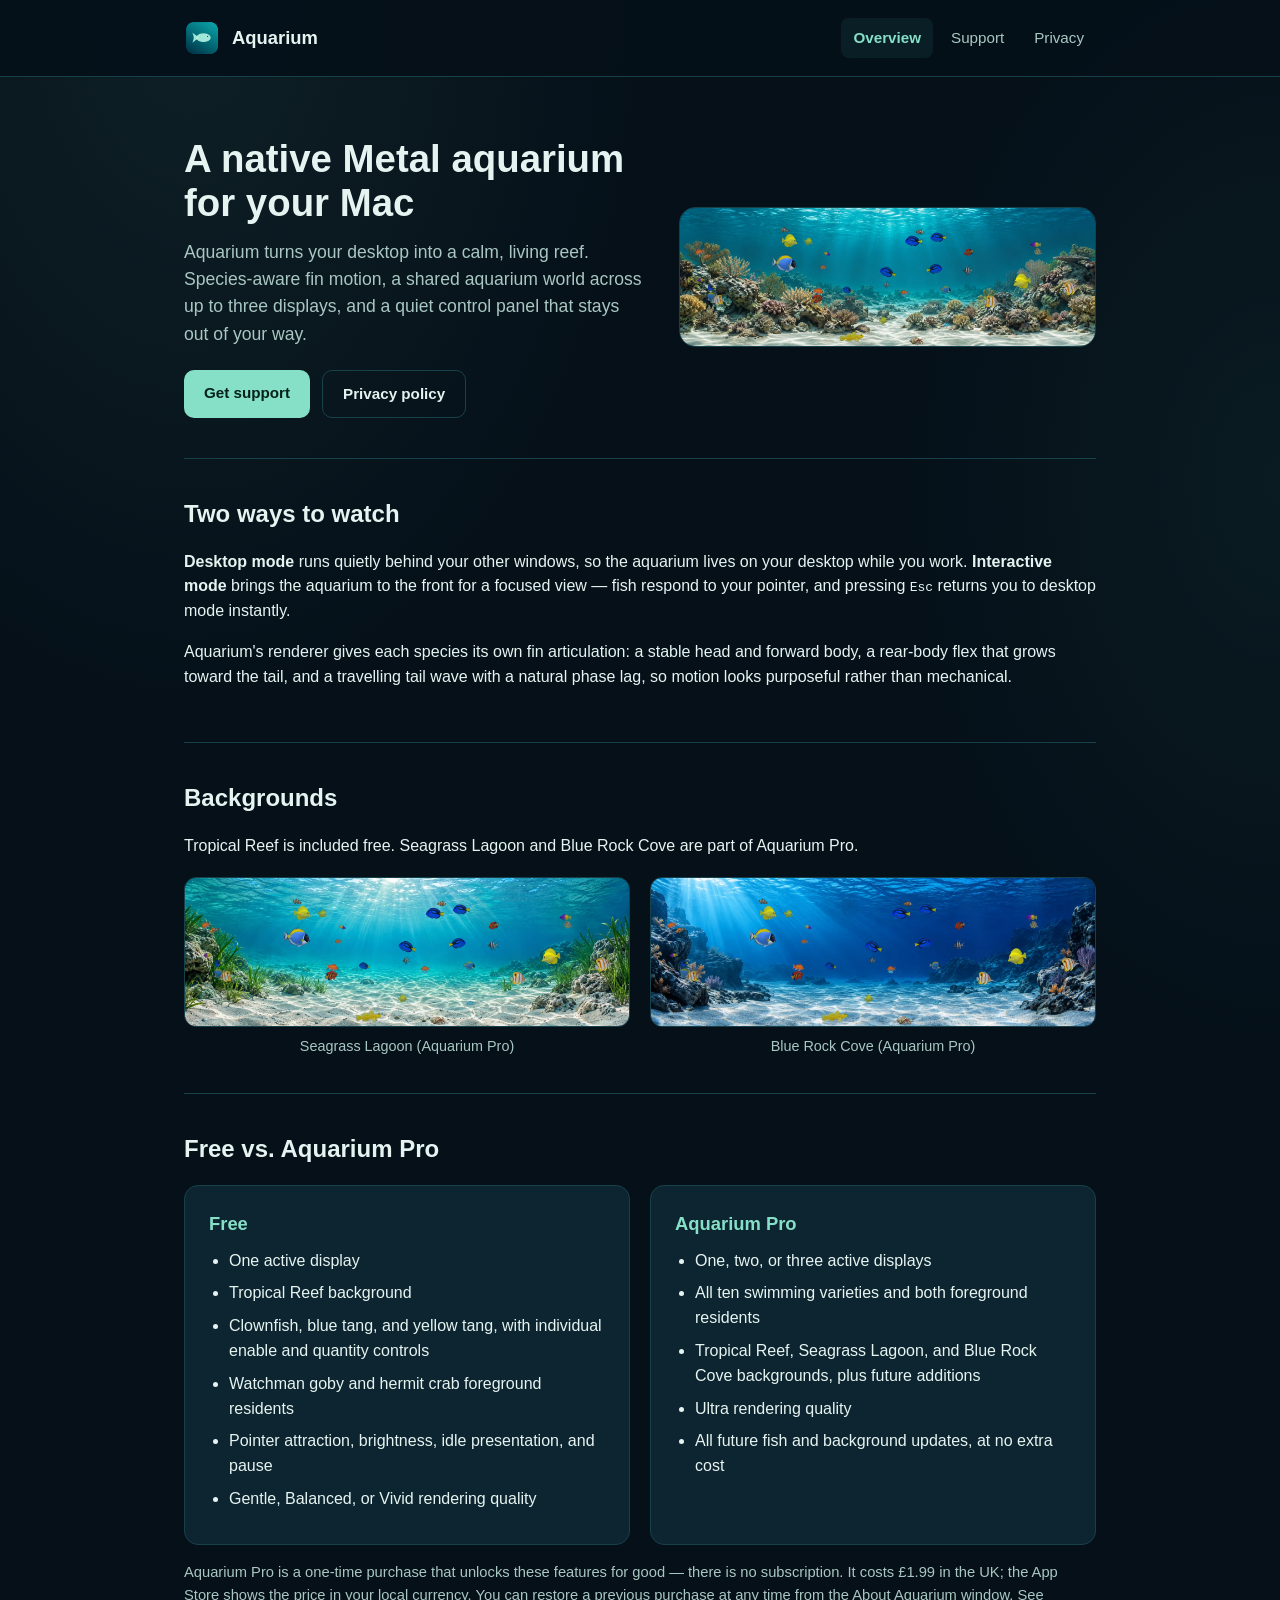
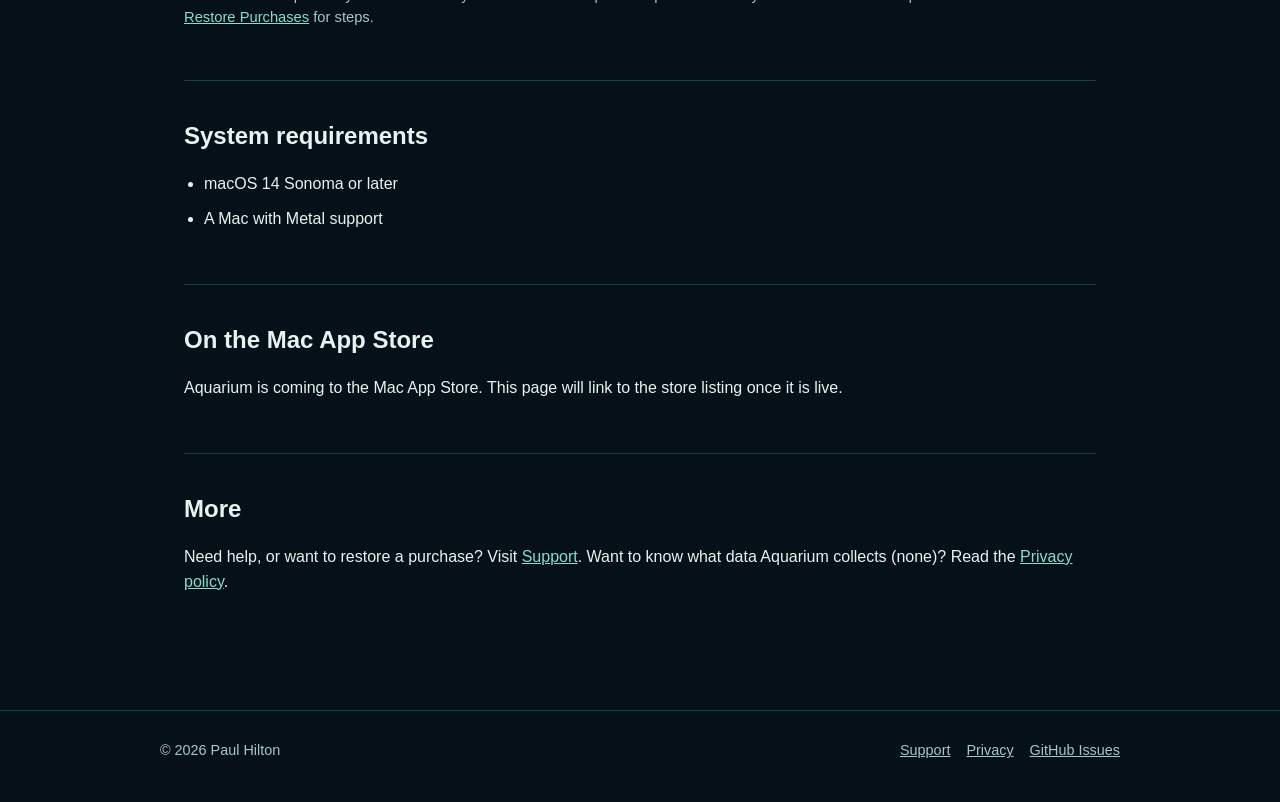
<file: site/index.html>
<!DOCTYPE html>
<html lang="en-GB">
<head>
  <meta charset="UTF-8">
  <meta name="viewport" content="width=device-width, initial-scale=1">
  <title>Aquarium for Mac — a native Metal aquarium for your desktop</title>
  <meta name="description" content="Aquarium is a native macOS aquarium built with Metal. Free and Aquarium Pro editions, desktop and interactive modes, up to three displays.">
  <link rel="icon" href="assets/app-icon.png">
  <link rel="stylesheet" href="styles.css">
</head>
<body>
  <a class="skip-link" href="#main">Skip to content</a>

  <header class="site-header">
    <div class="site-header__inner">
      <a class="brand" href="index.html">
        <img src="assets/app-icon.png" alt="" width="36" height="36">
        <span>Aquarium</span>
      </a>
      <nav class="site-nav" aria-label="Site">
        <a href="index.html" aria-current="page">Overview</a>
        <a href="support.html">Support</a>
        <a href="privacy.html">Privacy</a>
      </nav>
    </div>
  </header>

  <main id="main">
    <section class="hero">
      <div>
        <h1>A native Metal aquarium for your Mac</h1>
        <p class="lede">
          Aquarium turns your desktop into a calm, living reef. Species-aware fin motion,
          a shared aquarium world across up to three displays, and a quiet control panel
          that stays out of your way.
        </p>
        <div class="hero-actions">
          <a class="button button--primary" href="support.html">Get support</a>
          <a class="button button--ghost" href="privacy.html">Privacy policy</a>
        </div>
      </div>
      <img src="assets/aquarium-preview.jpg" width="1600" height="533"
           alt="A rendered preview of the Aquarium Tropical Reef scene, showing clownfish, blue tangs, yellow tangs, and a hermit crab over coral and sand.">
    </section>

    <section aria-labelledby="modes-heading">
      <h2 id="modes-heading">Two ways to watch</h2>
      <p>
        <strong>Desktop mode</strong> runs quietly behind your other windows, so the aquarium
        lives on your desktop while you work. <strong>Interactive mode</strong> brings the
        aquarium to the front for a focused view — fish respond to your pointer, and pressing
        <kbd>Esc</kbd> returns you to desktop mode instantly.
      </p>
      <p>
        Aquarium's renderer gives each species its own fin articulation: a stable head and
        forward body, a rear-body flex that grows toward the tail, and a travelling tail wave
        with a natural phase lag, so motion looks purposeful rather than mechanical.
      </p>
    </section>

    <section aria-labelledby="backgrounds-heading">
      <h2 id="backgrounds-heading">Backgrounds</h2>
      <p>Tropical Reef is included free. Seagrass Lagoon and Blue Rock Cove are part of Aquarium Pro.</p>
      <div class="gallery">
        <figure>
          <img src="assets/aquarium-lagoon.jpg" width="1600" height="533"
               alt="Rendered preview of the Seagrass Lagoon background, with tropical fish over pale sand and seagrass.">
          <figcaption>Seagrass Lagoon (Aquarium Pro)</figcaption>
        </figure>
        <figure>
          <img src="assets/aquarium-rocks.jpg" width="1600" height="533"
               alt="Rendered preview of the Blue Rock Cove background, with tropical fish among dark rock formations.">
          <figcaption>Blue Rock Cove (Aquarium Pro)</figcaption>
        </figure>
      </div>
    </section>

    <section aria-labelledby="editions-heading">
      <h2 id="editions-heading">Free vs. Aquarium Pro</h2>
      <div class="compare">
        <div class="card">
          <h3>Free</h3>
          <ul>
            <li>One active display</li>
            <li>Tropical Reef background</li>
            <li>Clownfish, blue tang, and yellow tang, with individual enable and quantity controls</li>
            <li>Watchman goby and hermit crab foreground residents</li>
            <li>Pointer attraction, brightness, idle presentation, and pause</li>
            <li>Gentle, Balanced, or Vivid rendering quality</li>
          </ul>
        </div>
        <div class="card">
          <h3>Aquarium Pro</h3>
          <ul>
            <li>One, two, or three active displays</li>
            <li>All ten swimming varieties and both foreground residents</li>
            <li>Tropical Reef, Seagrass Lagoon, and Blue Rock Cove backgrounds, plus future additions</li>
            <li>Ultra rendering quality</li>
            <li>All future fish and background updates, at no extra cost</li>
          </ul>
        </div>
      </div>
      <p class="price-note">
        Aquarium Pro is a one-time purchase that unlocks these features for good — there is no
        subscription. It costs £1.99 in the UK; the App Store shows the price in your local
        currency. You can restore a previous purchase at any time from the About Aquarium
        window. See <a href="support.html#restore-purchases">Restore Purchases</a> for steps.
      </p>
    </section>

    <section aria-labelledby="requirements-heading">
      <h2 id="requirements-heading">System requirements</h2>
      <ul class="requirements-list">
        <li>macOS 14 Sonoma or later</li>
        <li>A Mac with Metal support</li>
      </ul>
    </section>

    <section aria-labelledby="store-heading">
      <h2 id="store-heading">On the Mac App Store</h2>
      <p>Aquarium is coming to the Mac App Store. This page will link to the store listing once it is live.</p>
    </section>

    <section aria-labelledby="links-heading">
      <h2 id="links-heading">More</h2>
      <p>
        Need help, or want to restore a purchase? Visit <a href="support.html">Support</a>.
        Want to know what data Aquarium collects (none)? Read the <a href="privacy.html">Privacy policy</a>.
      </p>
    </section>
  </main>

  <footer class="site-footer">
    <div class="site-footer__inner">
      <span>&copy; 2026 Paul Hilton</span>
      <nav aria-label="Footer">
        <a href="support.html">Support</a>
        <a href="privacy.html">Privacy</a>
        <a href="https://github.com/GadgetManUk/Aquarium/issues">GitHub Issues</a>
      </nav>
    </div>
  </footer>
</body>
</html>
</file>
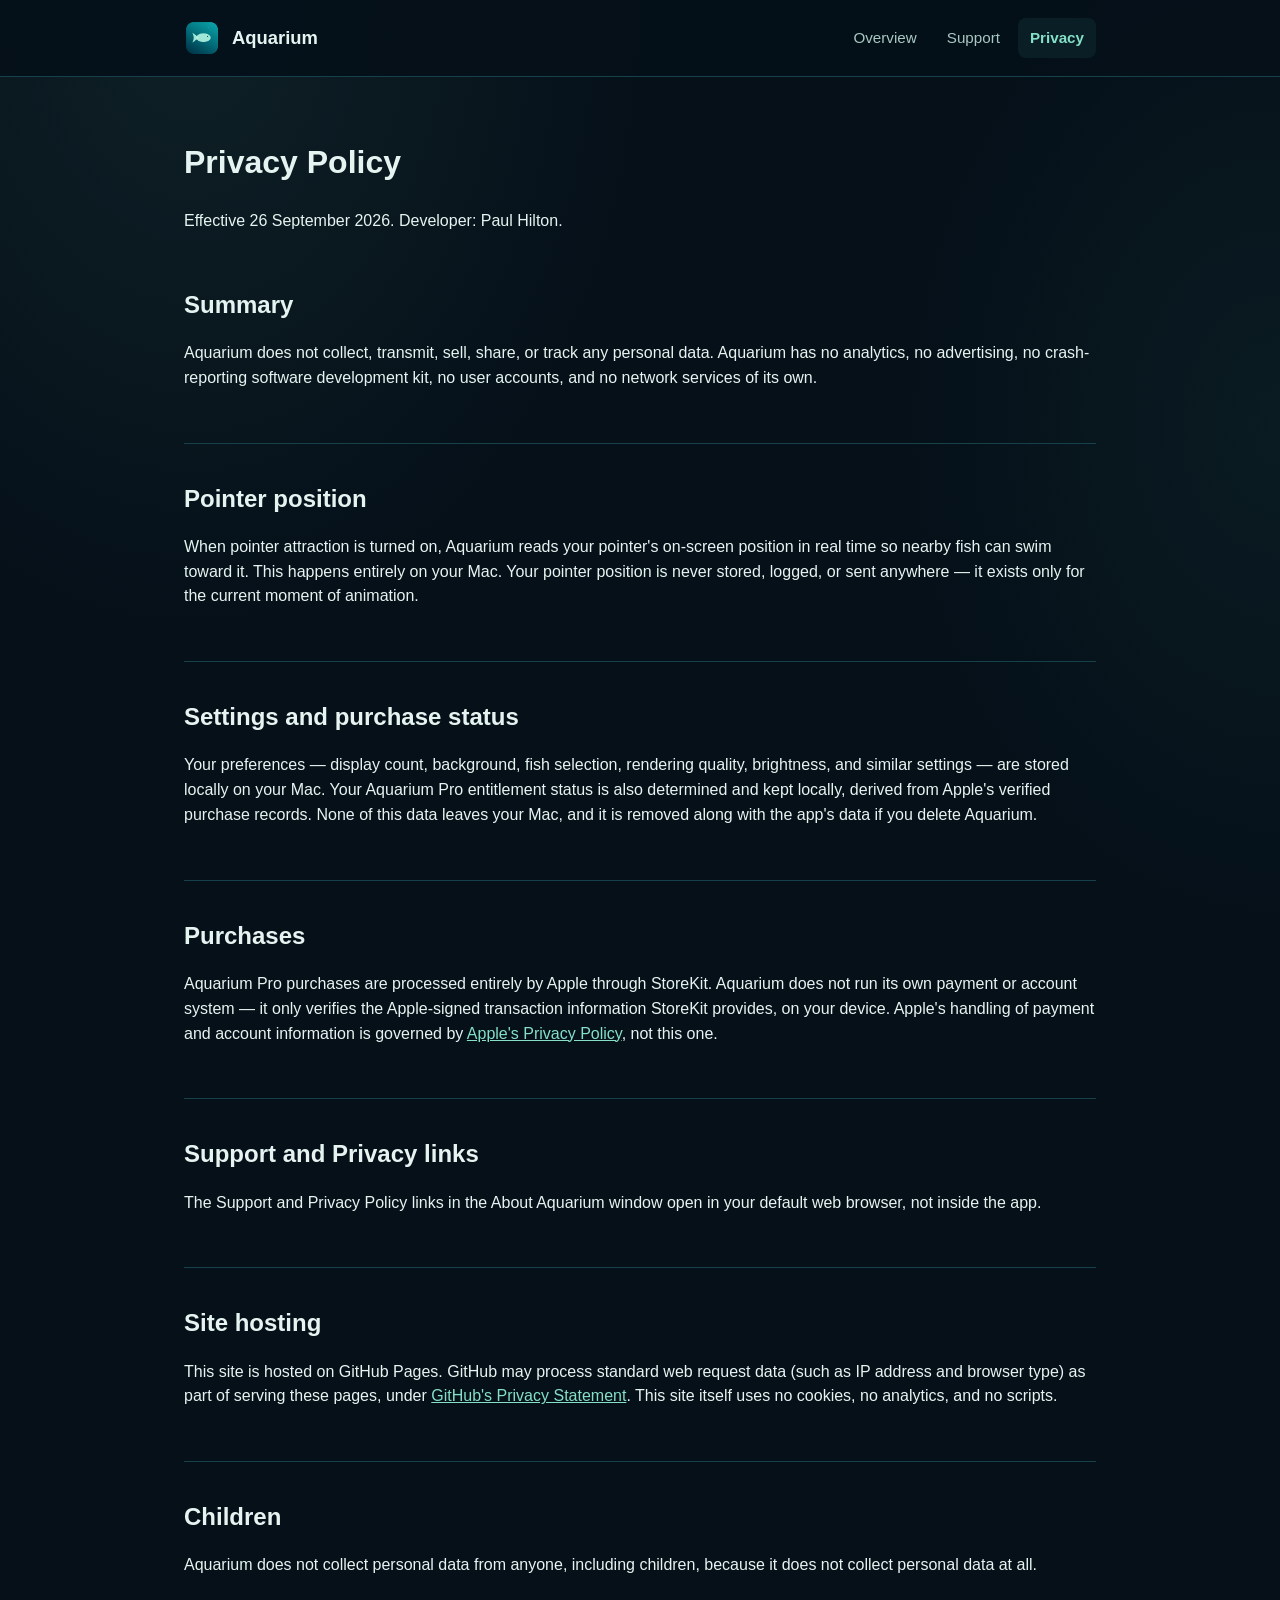
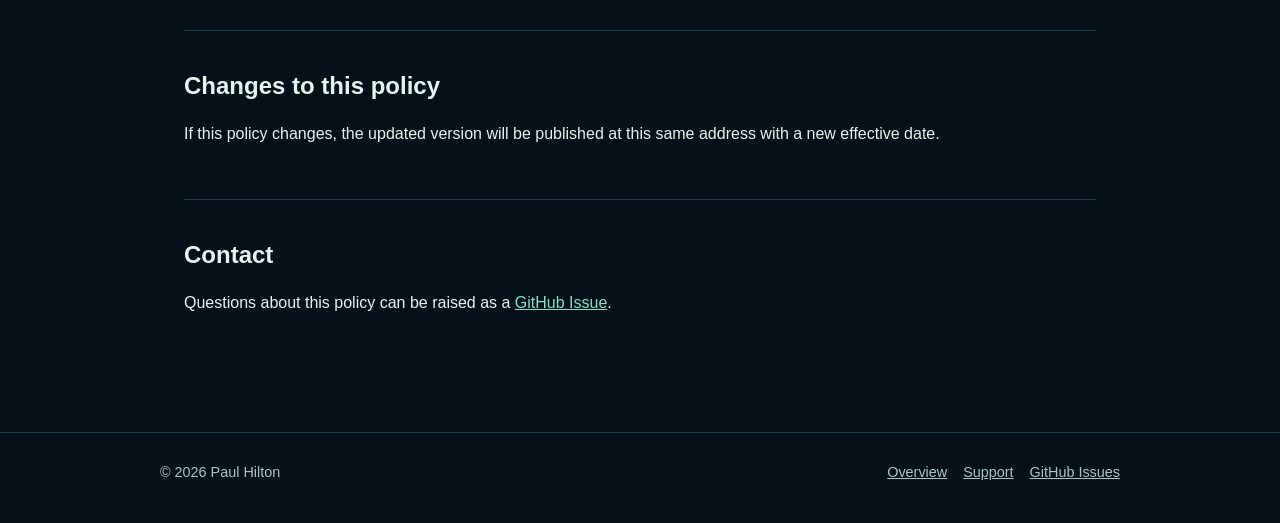
<file: site/privacy.html>
<!DOCTYPE html>
<html lang="en-GB">
<head>
  <meta charset="UTF-8">
  <meta name="viewport" content="width=device-width, initial-scale=1">
  <title>Aquarium Privacy Policy</title>
  <meta name="description" content="Aquarium for Mac does not collect, transmit, sell, share, or track personal data. Read the full privacy policy.">
  <link rel="icon" href="assets/app-icon.png">
  <link rel="stylesheet" href="styles.css">
</head>
<body>
  <a class="skip-link" href="#main">Skip to content</a>

  <header class="site-header">
    <div class="site-header__inner">
      <a class="brand" href="index.html">
        <img src="assets/app-icon.png" alt="" width="36" height="36">
        <span>Aquarium</span>
      </a>
      <nav class="site-nav" aria-label="Site">
        <a href="index.html">Overview</a>
        <a href="support.html">Support</a>
        <a href="privacy.html" aria-current="page">Privacy</a>
      </nav>
    </div>
  </header>

  <main id="main">
    <h1>Privacy Policy</h1>
    <p class="lede">Effective 26 September 2026. Developer: Paul Hilton.</p>

    <section aria-labelledby="summary-heading">
      <h2 id="summary-heading">Summary</h2>
      <p>
        Aquarium does not collect, transmit, sell, share, or track any personal data. Aquarium
        has no analytics, no advertising, no crash-reporting software development kit, no user
        accounts, and no network services of its own.
      </p>
    </section>

    <section aria-labelledby="pointer-heading">
      <h2 id="pointer-heading">Pointer position</h2>
      <p>
        When pointer attraction is turned on, Aquarium reads your pointer's on-screen position
        in real time so nearby fish can swim toward it. This happens entirely on your Mac. Your
        pointer position is never stored, logged, or sent anywhere — it exists only for the
        current moment of animation.
      </p>
    </section>

    <section aria-labelledby="local-heading">
      <h2 id="local-heading">Settings and purchase status</h2>
      <p>
        Your preferences — display count, background, fish selection, rendering quality,
        brightness, and similar settings — are stored locally on your Mac. Your
        Aquarium&nbsp;Pro entitlement status is also determined and kept locally, derived from
        Apple's verified purchase records. None of this data leaves your Mac, and it is removed
        along with the app's data if you delete Aquarium.
      </p>
    </section>

    <section aria-labelledby="purchases-heading">
      <h2 id="purchases-heading">Purchases</h2>
      <p>
        Aquarium Pro purchases are processed entirely by Apple through StoreKit. Aquarium does
        not run its own payment or account system — it only verifies the Apple-signed
        transaction information StoreKit provides, on your device. Apple's handling of payment
        and account information is governed by
        <a href="https://www.apple.com/legal/privacy/">Apple's Privacy Policy</a>, not this one.
      </p>
    </section>

    <section aria-labelledby="links-heading">
      <h2 id="links-heading">Support and Privacy links</h2>
      <p>
        The Support and Privacy Policy links in the About Aquarium window open in your default
        web browser, not inside the app.
      </p>
    </section>

    <section aria-labelledby="hosting-heading">
      <h2 id="hosting-heading">Site hosting</h2>
      <p>
        This site is hosted on GitHub Pages. GitHub may process standard web request data (such
        as IP address and browser type) as part of serving these pages, under
        <a href="https://docs.github.com/en/site-policy/privacy-policies/github-general-privacy-statement">GitHub's Privacy Statement</a>.
        This site itself uses no cookies, no analytics, and no scripts.
      </p>
    </section>

    <section aria-labelledby="children-heading">
      <h2 id="children-heading">Children</h2>
      <p>
        Aquarium does not collect personal data from anyone, including children, because it
        does not collect personal data at all.
      </p>
    </section>

    <section aria-labelledby="changes-heading">
      <h2 id="changes-heading">Changes to this policy</h2>
      <p>
        If this policy changes, the updated version will be published at this same address
        with a new effective date.
      </p>
    </section>

    <section aria-labelledby="contact-heading">
      <h2 id="contact-heading">Contact</h2>
      <p>
        Questions about this policy can be raised as a
        <a href="https://github.com/GadgetManUk/Aquarium/issues">GitHub Issue</a>.
      </p>
    </section>
  </main>

  <footer class="site-footer">
    <div class="site-footer__inner">
      <span>&copy; 2026 Paul Hilton</span>
      <nav aria-label="Footer">
        <a href="index.html">Overview</a>
        <a href="support.html">Support</a>
        <a href="https://github.com/GadgetManUk/Aquarium/issues">GitHub Issues</a>
      </nav>
    </div>
  </footer>
</body>
</html>
</file>
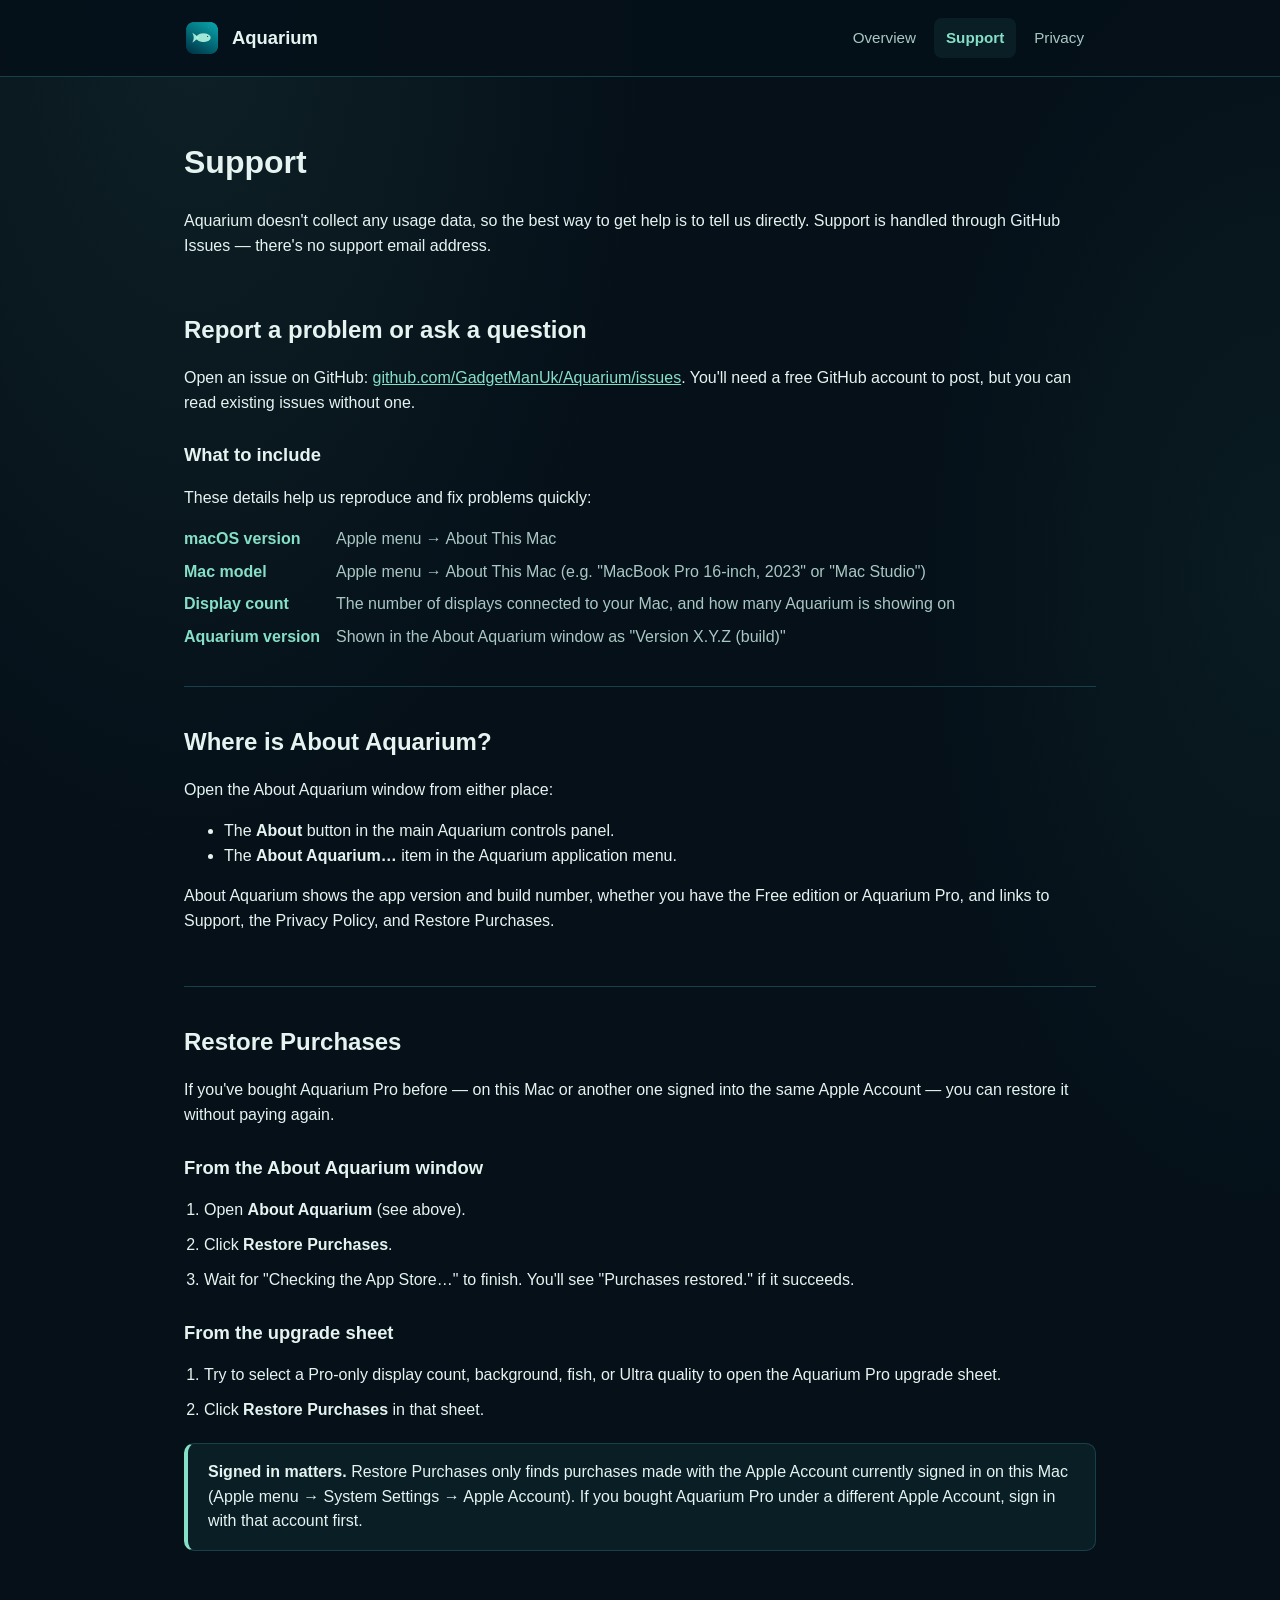
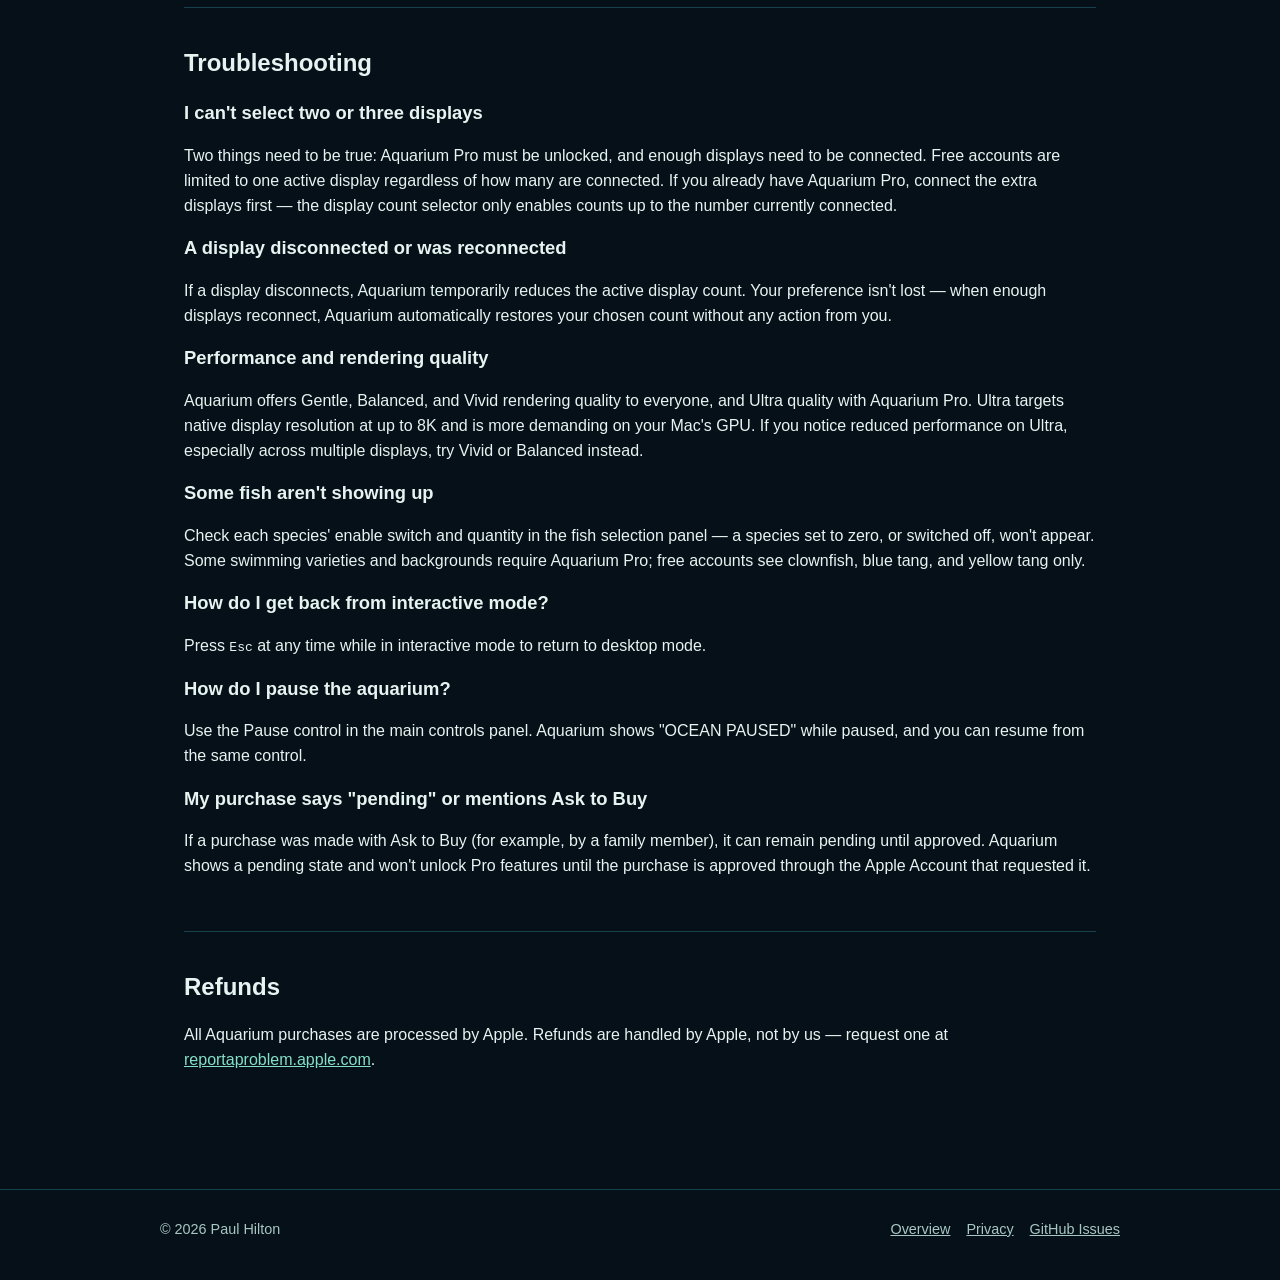
<file: site/support.html>
<!DOCTYPE html>
<html lang="en-GB">
<head>
  <meta charset="UTF-8">
  <meta name="viewport" content="width=device-width, initial-scale=1">
  <title>Aquarium Support</title>
  <meta name="description" content="Get help with Aquarium for Mac: reporting issues, restoring purchases, troubleshooting displays and performance, and refunds.">
  <link rel="icon" href="assets/app-icon.png">
  <link rel="stylesheet" href="styles.css">
</head>
<body>
  <a class="skip-link" href="#main">Skip to content</a>

  <header class="site-header">
    <div class="site-header__inner">
      <a class="brand" href="index.html">
        <img src="assets/app-icon.png" alt="" width="36" height="36">
        <span>Aquarium</span>
      </a>
      <nav class="site-nav" aria-label="Site">
        <a href="index.html">Overview</a>
        <a href="support.html" aria-current="page">Support</a>
        <a href="privacy.html">Privacy</a>
      </nav>
    </div>
  </header>

  <main id="main">
    <h1>Support</h1>
    <p class="lede">
      Aquarium doesn't collect any usage data, so the best way to get help is to tell us
      directly. Support is handled through GitHub Issues — there's no support email address.
    </p>

    <section aria-labelledby="report-heading">
      <h2 id="report-heading">Report a problem or ask a question</h2>
      <p>
        Open an issue on GitHub:
        <a href="https://github.com/GadgetManUk/Aquarium/issues">github.com/GadgetManUk/Aquarium/issues</a>.
        You'll need a free GitHub account to post, but you can read existing issues without one.
      </p>
      <h3>What to include</h3>
      <p>These details help us reproduce and fix problems quickly:</p>
      <dl class="report-fields">
        <dt>macOS version</dt>
        <dd>Apple menu &rarr; About This Mac</dd>
        <dt>Mac model</dt>
        <dd>Apple menu &rarr; About This Mac (e.g. "MacBook Pro 16-inch, 2023" or "Mac Studio")</dd>
        <dt>Display count</dt>
        <dd>The number of displays connected to your Mac, and how many Aquarium is showing on</dd>
        <dt>Aquarium version</dt>
        <dd>Shown in the About Aquarium window as "Version X.Y.Z (build)"</dd>
      </dl>
    </section>

    <section aria-labelledby="about-heading">
      <h2 id="about-heading">Where is About Aquarium?</h2>
      <p>
        Open the About Aquarium window from either place:
      </p>
      <ul>
        <li>The <strong>About</strong> button in the main Aquarium controls panel.</li>
        <li>The <strong>About Aquarium…</strong> item in the Aquarium application menu.</li>
      </ul>
      <p>
        About Aquarium shows the app version and build number, whether you have the Free
        edition or Aquarium Pro, and links to Support, the Privacy Policy, and Restore
        Purchases.
      </p>
    </section>

    <section aria-labelledby="restore-heading">
      <h2 id="restore-heading">Restore Purchases</h2>
      <p id="restore-purchases">
        If you've bought Aquarium Pro before — on this Mac or another one signed into the
        same Apple Account — you can restore it without paying again.
      </p>
      <h3>From the About Aquarium window</h3>
      <ol class="steps-list">
        <li>Open <strong>About Aquarium</strong> (see above).</li>
        <li>Click <strong>Restore Purchases</strong>.</li>
        <li>Wait for "Checking the App Store…" to finish. You'll see "Purchases restored." if it succeeds.</li>
      </ol>
      <h3>From the upgrade sheet</h3>
      <ol class="steps-list">
        <li>Try to select a Pro-only display count, background, fish, or Ultra quality to open the Aquarium Pro upgrade sheet.</li>
        <li>Click <strong>Restore Purchases</strong> in that sheet.</li>
      </ol>
      <div class="callout">
        <strong>Signed in matters.</strong> Restore Purchases only finds purchases made with
        the Apple Account currently signed in on this Mac (Apple menu &rarr; System Settings
        &rarr; Apple Account). If you bought Aquarium Pro under a different Apple Account,
        sign in with that account first.
      </div>
    </section>

    <section aria-labelledby="trouble-heading">
      <h2 id="trouble-heading">Troubleshooting</h2>

      <div class="trouble-item">
        <h3>I can't select two or three displays</h3>
        <p>
          Two things need to be true: Aquarium Pro must be unlocked, and enough displays need
          to be connected. Free accounts are limited to one active display regardless of how
          many are connected. If you already have Aquarium Pro, connect the extra displays
          first — the display count selector only enables counts up to the number currently
          connected.
        </p>
      </div>

      <div class="trouble-item">
        <h3>A display disconnected or was reconnected</h3>
        <p>
          If a display disconnects, Aquarium temporarily reduces the active display count. Your
          preference isn't lost — when enough displays reconnect, Aquarium automatically
          restores your chosen count without any action from you.
        </p>
      </div>

      <div class="trouble-item">
        <h3>Performance and rendering quality</h3>
        <p>
          Aquarium offers Gentle, Balanced, and Vivid rendering quality to everyone, and Ultra
          quality with Aquarium Pro. Ultra targets native display resolution at up to 8K and is
          more demanding on your Mac's GPU. If you notice reduced performance on Ultra,
          especially across multiple displays, try Vivid or Balanced instead.
        </p>
      </div>

      <div class="trouble-item">
        <h3>Some fish aren't showing up</h3>
        <p>
          Check each species' enable switch and quantity in the fish selection panel — a
          species set to zero, or switched off, won't appear. Some swimming varieties and
          backgrounds require Aquarium Pro; free accounts see clownfish, blue tang, and yellow
          tang only.
        </p>
      </div>

      <div class="trouble-item">
        <h3>How do I get back from interactive mode?</h3>
        <p>
          Press <kbd>Esc</kbd> at any time while in interactive mode to return to desktop mode.
        </p>
      </div>

      <div class="trouble-item">
        <h3>How do I pause the aquarium?</h3>
        <p>
          Use the Pause control in the main controls panel. Aquarium shows "OCEAN PAUSED" while
          paused, and you can resume from the same control.
        </p>
      </div>

      <div class="trouble-item">
        <h3>My purchase says "pending" or mentions Ask to Buy</h3>
        <p>
          If a purchase was made with Ask to Buy (for example, by a family member), it can
          remain pending until approved. Aquarium shows a pending state and won't unlock Pro
          features until the purchase is approved through the Apple Account that requested it.
        </p>
      </div>
    </section>

    <section aria-labelledby="refunds-heading">
      <h2 id="refunds-heading">Refunds</h2>
      <p>
        All Aquarium purchases are processed by Apple. Refunds are handled by Apple, not by us —
        request one at <a href="https://reportaproblem.apple.com">reportaproblem.apple.com</a>.
      </p>
    </section>
  </main>

  <footer class="site-footer">
    <div class="site-footer__inner">
      <span>&copy; 2026 Paul Hilton</span>
      <nav aria-label="Footer">
        <a href="index.html">Overview</a>
        <a href="privacy.html">Privacy</a>
        <a href="https://github.com/GadgetManUk/Aquarium/issues">GitHub Issues</a>
      </nav>
    </div>
  </footer>
</body>
</html>
</file>
<file: site/styles.css>
/* Aquarium support & privacy site — dependency-free static styles.
   No JavaScript, no external fonts, no frameworks. */

:root {
  --color-bg: #051019;
  --color-bg-raised: #0a1e26;
  --color-bg-card: #0d2530;
  --color-border: #17414a;
  --color-text: #e6f4f1;
  --color-text-muted: #a9c7c2;
  --color-accent: #85e0c7;
  --color-accent-strong: #5fcdae;
  --color-accent-ink: #04211a;
  --color-focus: #ffd873;
  --max-width: 960px;
}

* {
  box-sizing: border-box;
}

html {
  color-scheme: dark;
}

body {
  margin: 0;
  overflow-x: hidden;
  background: var(--color-bg);
  background-image:
    radial-gradient(60% 50% at 15% 0%, rgba(133, 224, 199, 0.08), transparent 60%),
    radial-gradient(50% 40% at 100% 20%, rgba(95, 205, 174, 0.06), transparent 60%);
  color: var(--color-text);
  font-family: -apple-system, BlinkMacSystemFont, "Segoe UI", Helvetica, Arial, sans-serif;
  line-height: 1.55;
  -webkit-font-smoothing: antialiased;
}

img {
  max-width: 100%;
  height: auto;
}

/* Skip link */
.skip-link {
  position: absolute;
  left: -999px;
  top: auto;
  width: 1px;
  height: 1px;
  overflow: hidden;
  background: var(--color-accent);
  color: var(--color-accent-ink);
  padding: 12px 18px;
  border-radius: 8px;
  font-weight: 600;
  z-index: 100;
}

.skip-link:focus {
  left: 16px;
  top: 16px;
  width: auto;
  height: auto;
  overflow: visible;
}

/* Focus visibility everywhere */
a:focus-visible,
button:focus-visible,
.skip-link:focus-visible {
  outline: 3px solid var(--color-focus);
  outline-offset: 3px;
  border-radius: 4px;
}

a {
  color: var(--color-accent);
}

a:hover {
  color: var(--color-accent-strong);
}

.site-header {
  border-bottom: 1px solid var(--color-border);
  background: rgba(5, 16, 25, 0.9);
}

.site-header__inner {
  max-width: var(--max-width);
  margin: 0 auto;
  padding: 18px 24px;
  display: flex;
  align-items: center;
  gap: 16px;
  flex-wrap: wrap;
}

.brand {
  display: flex;
  align-items: center;
  gap: 12px;
  text-decoration: none;
  color: var(--color-text);
  font-weight: 600;
  font-size: 1.15rem;
}

.brand img {
  width: 36px;
  height: 36px;
  border-radius: 9px;
  display: block;
}

.site-nav {
  display: flex;
  gap: 6px;
  margin-left: auto;
  flex-wrap: wrap;
}

.site-nav a {
  color: var(--color-text-muted);
  text-decoration: none;
  padding: 8px 12px;
  border-radius: 8px;
  font-size: 0.95rem;
}

.site-nav a:hover {
  color: var(--color-text);
  background: var(--color-bg-raised);
}

.site-nav a[aria-current="page"] {
  color: var(--color-accent);
  background: var(--color-bg-raised);
  font-weight: 600;
}

main {
  max-width: var(--max-width);
  margin: 0 auto;
  padding: 40px 24px 64px;
}

.hero {
  display: grid;
  grid-template-columns: 1.1fr 1fr;
  gap: 36px;
  align-items: center;
  padding: 20px 0 40px;
}

.hero > * {
  min-width: 0;
}

.hero h1 {
  font-size: clamp(1.8rem, 3vw, 2.6rem);
  line-height: 1.15;
  margin: 0 0 14px;
}

.hero p.lede {
  color: var(--color-text-muted);
  font-size: 1.1rem;
  margin: 0 0 22px;
}

.hero-actions {
  display: flex;
  gap: 12px;
  flex-wrap: wrap;
}

.hero img {
  width: 100%;
  height: auto;
  border-radius: 16px;
  border: 1px solid var(--color-border);
  display: block;
}

.button {
  display: inline-block;
  padding: 11px 20px;
  border-radius: 10px;
  text-decoration: none;
  font-weight: 600;
  font-size: 0.95rem;
  transition: background-color 0.15s ease, color 0.15s ease, border-color 0.15s ease;
}

.button--primary {
  background: var(--color-accent);
  color: var(--color-accent-ink);
}

.button--primary:hover {
  background: var(--color-accent-strong);
  color: var(--color-accent-ink);
}

.button--ghost {
  background: transparent;
  border: 1px solid var(--color-border);
  color: var(--color-text);
}

.button--ghost:hover {
  border-color: var(--color-accent);
  color: var(--color-accent);
}

section {
  padding: 36px 0;
  border-top: 1px solid var(--color-border);
}

section:first-of-type {
  border-top: none;
}

h2 {
  font-size: 1.5rem;
  margin: 0 0 18px;
}

h3 {
  font-size: 1.15rem;
  margin: 26px 0 10px;
}

.gallery {
  display: grid;
  grid-template-columns: 1fr 1fr;
  gap: 20px;
  margin-top: 18px;
}

.gallery > * {
  min-width: 0;
}

.gallery figure {
  margin: 0;
}

.gallery img {
  width: 100%;
  height: auto;
  border-radius: 12px;
  border: 1px solid var(--color-border);
  display: block;
}

.gallery figcaption {
  margin-top: 8px;
  font-size: 0.9rem;
  color: var(--color-text-muted);
  text-align: center;
}

.card {
  background: var(--color-bg-card);
  border: 1px solid var(--color-border);
  border-radius: 14px;
  padding: 24px;
}

.compare {
  display: grid;
  grid-template-columns: 1fr 1fr;
  gap: 20px;
}

.compare .card h3 {
  margin-top: 0;
  color: var(--color-accent);
}

.compare ul {
  margin: 0;
  padding-left: 20px;
}

.compare li {
  margin-bottom: 8px;
}

.price-note {
  margin-top: 16px;
  color: var(--color-text-muted);
  font-size: 0.92rem;
}

.requirements-list,
.steps-list,
.trouble-list {
  padding-left: 20px;
}

.requirements-list li,
.steps-list li,
.trouble-list > li {
  margin-bottom: 10px;
}

.trouble-item h3 {
  margin-top: 0;
}

dl.report-fields {
  display: grid;
  grid-template-columns: max-content 1fr;
  gap: 8px 16px;
  margin: 0;
}

dl.report-fields dt {
  color: var(--color-accent);
  font-weight: 600;
}

dl.report-fields dd {
  margin: 0;
  color: var(--color-text-muted);
}

.callout {
  background: var(--color-bg-raised);
  border: 1px solid var(--color-border);
  border-left: 4px solid var(--color-accent);
  border-radius: 10px;
  padding: 16px 20px;
  margin: 20px 0;
}

.site-footer {
  border-top: 1px solid var(--color-border);
  padding: 28px 24px 40px;
}

.site-footer__inner {
  max-width: var(--max-width);
  margin: 0 auto;
  display: flex;
  justify-content: space-between;
  align-items: center;
  flex-wrap: wrap;
  gap: 12px;
  color: var(--color-text-muted);
  font-size: 0.9rem;
}

.site-footer__inner nav {
  display: flex;
  gap: 16px;
}

.site-footer a {
  color: var(--color-text-muted);
}

.site-footer a:hover {
  color: var(--color-accent);
}

.not-found {
  text-align: center;
  padding: 80px 24px;
}

.not-found h1 {
  font-size: 2.2rem;
}

/* Responsive: desktop baseline is fluid; collapse to single column below ~720px */
@media (max-width: 720px) {
  .hero {
    grid-template-columns: 1fr;
  }

  .compare {
    grid-template-columns: 1fr;
  }

  .gallery {
    grid-template-columns: 1fr;
  }

  .site-header__inner {
    flex-direction: column;
    align-items: flex-start;
  }

  .site-nav {
    margin-left: 0;
    width: 100%;
  }

  dl.report-fields {
    grid-template-columns: 1fr;
  }

  dl.report-fields dd {
    margin-bottom: 6px;
  }
}

@media (max-width: 420px) {
  main {
    padding: 24px 16px 48px;
  }

  .site-header__inner {
    padding: 14px 16px;
  }

  .hero h1 {
    font-size: 1.5rem;
  }

  .card {
    padding: 18px;
  }
}

@media (prefers-reduced-motion: reduce) {
  * {
    scroll-behavior: auto !important;
    transition: none !important;
    animation: none !important;
  }
}
</file>
